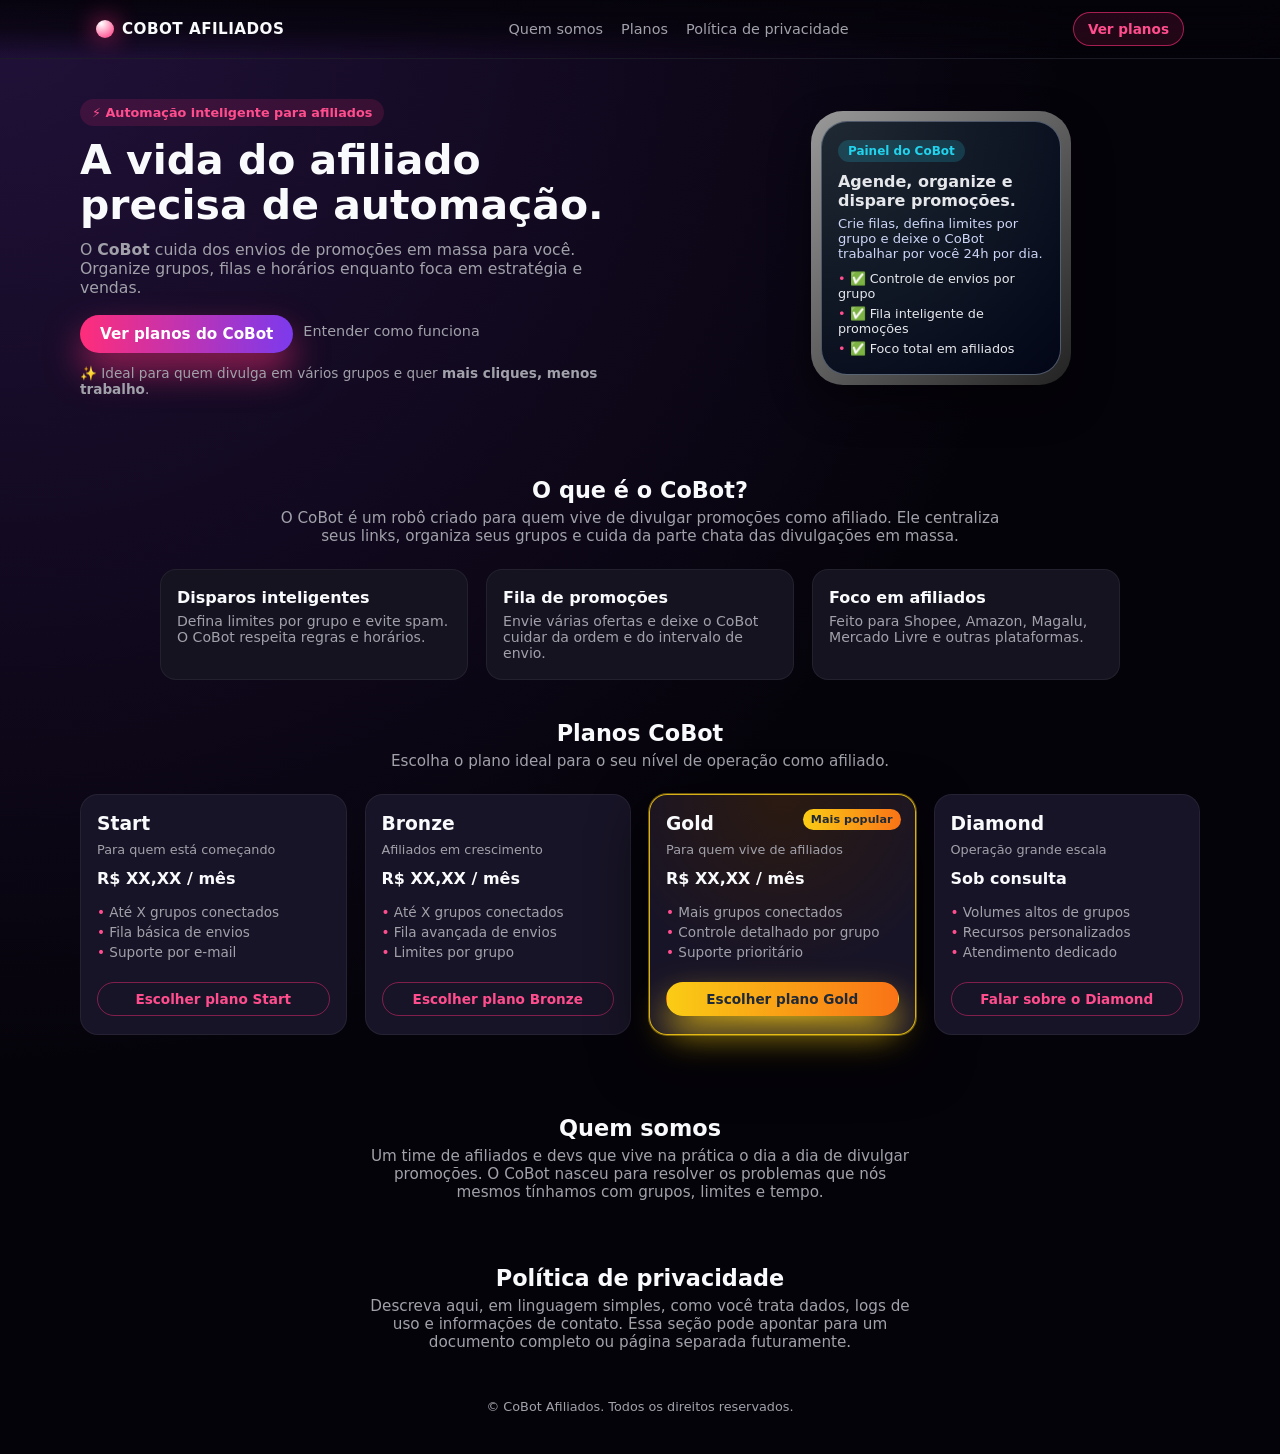
<file: Index.html>
<!DOCTYPE html>
<html lang="pt-BR">
<head>
  <meta charset="UTF-8" />
  <meta name="viewport" content="width=device-width, initial-scale=1.0" />
  <title>CoBot – Ferramenta Premium para Afiliados</title>
  <link rel="stylesheet" href="style.css" />
</head>
<body>
  <header class="topbar">
    <div class="topbar-inner">
      <div class="logo">
        <span class="logo-dot"></span>
        <span class="logo-text">CoBot Afiliados</span>
      </div>

      <nav class="nav-links">
        <a href="#quem-somos">Quem somos</a>
        <a href="#planos">Planos</a>
        <a href="#privacidade">Política de privacidade</a>
      </nav>

      <a href="#planos" class="topbar-cta">Ver planos</a>
    </div>
  </header>

  <main>
    <!-- HERO -->
    <section class="hero">
      <div class="hero-inner">
        <div class="hero-text">
          <p class="hero-tag">⚡ Automação inteligente para afiliados</p>
          <h1>A vida do afiliado precisa de automação.</h1>
          <p class="hero-sub">
            O <strong>CoBot</strong> cuida dos envios de promoções em massa para você.
            Organize grupos, filas e horários enquanto foca em estratégia e vendas.
          </p>

          <div class="hero-actions">
            <a href="#planos" class="primary-btn">Ver planos do CoBot</a>
            <a href="#cobot" class="secondary-link">Entender como funciona</a>
          </div>

          <p class="hero-note">
            ✨ Ideal para quem divulga em vários grupos e quer <strong>mais cliques, menos trabalho</strong>.
          </p>
        </div>

        <div class="hero-media">
          <div class="hero-glow"></div>
          <div class="phone-mock">
            <div class="phone-inner">
              <div class="phone-tag">Painel do CoBot</div>
              <h3>Agende, organize e dispare promoções.</h3>
              <p>
                Crie filas, defina limites por grupo e deixe o CoBot trabalhar por você
                24h por dia.
              </p>
              <ul>
                <li>✅ Controle de envios por grupo</li>
                <li>✅ Fila inteligente de promoções</li>
                <li>✅ Foco total em afiliados</li>
              </ul>
            </div>
          </div>
        </div>
      </div>
    </section>

    <!-- SOBRE O COBOT -->
    <section id="cobot" class="section">
      <div class="section-header">
        <h2>O que é o CoBot?</h2>
        <p>
          O CoBot é um robô criado para quem vive de divulgar promoções como afiliado.
          Ele centraliza seus links, organiza seus grupos e cuida da parte chata das
          divulgações em massa.
        </p>
      </div>

      <div class="features-grid">
        <article class="feature-card">
          <h3>Disparos inteligentes</h3>
          <p>Defina limites por grupo e evite spam. O CoBot respeita regras e horários.</p>
        </article>

        <article class="feature-card">
          <h3>Fila de promoções</h3>
          <p>Envie várias ofertas e deixe o CoBot cuidar da ordem e do intervalo de envio.</p>
        </article>

        <article class="feature-card">
          <h3>Foco em afiliados</h3>
          <p>Feito para Shopee, Amazon, Magalu, Mercado Livre e outras plataformas.</p>
        </article>
      </div>
    </section>

    <!-- PLANOS -->
    <section id="planos" class="section section-plans">
      <div class="section-header">
        <h2>Planos CoBot</h2>
        <p>Escolha o plano ideal para o seu nível de operação como afiliado.</p>
      </div>

      <div class="plans-grid">
        <!-- Start -->
        <article class="plan-card">
          <h3>Start</h3>
          <p class="plan-tag">Para quem está começando</p>
          <p class="plan-price">R$ XX,XX / mês</p>
          <ul class="plan-list">
            <li>Até X grupos conectados</li>
            <li>Fila básica de envios</li>
            <li>Suporte por e-mail</li>
          </ul>
          <a href="#" class="plan-btn">Escolher plano Start</a>
        </article>

        <!-- Bronze -->
        <article class="plan-card">
          <h3>Bronze</h3>
          <p class="plan-tag">Afiliados em crescimento</p>
          <p class="plan-price">R$ XX,XX / mês</p>
          <ul class="plan-list">
            <li>Até X grupos conectados</li>
            <li>Fila avançada de envios</li>
            <li>Limites por grupo</li>
          </ul>
          <a href="#" class="plan-btn">Escolher plano Bronze</a>
        </article>

        <!-- Gold -->
        <article class="plan-card plan-featured">
          <div class="plan-badge">Mais popular</div>
          <h3>Gold</h3>
          <p class="plan-tag">Para quem vive de afiliados</p>
          <p class="plan-price">R$ XX,XX / mês</p>
          <ul class="plan-list">
            <li>Mais grupos conectados</li>
            <li>Controle detalhado por grupo</li>
            <li>Suporte prioritário</li>
          </ul>
          <a href="#" class="plan-btn plan-btn-featured">Escolher plano Gold</a>
        </article>

        <!-- Diamond -->
        <article class="plan-card">
          <h3>Diamond</h3>
          <p class="plan-tag">Operação grande escala</p>
          <p class="plan-price">Sob consulta</p>
          <ul class="plan-list">
            <li>Volumes altos de grupos</li>
            <li>Recursos personalizados</li>
            <li>Atendimento dedicado</li>
          </ul>
          <a href="#" class="plan-btn">Falar sobre o Diamond</a>
        </article>
      </div>
    </section>

    <!-- QUEM SOMOS -->
    <section id="quem-somos" class="section">
      <div class="section-header narrow">
        <h2>Quem somos</h2>
        <p>
          Um time de afiliados e devs que vive na prática o dia a dia de divulgar promoções.
          O CoBot nasceu para resolver os problemas que nós mesmos tínhamos com grupos,
          limites e tempo.
        </p>
      </div>
    </section>

    <!-- PRIVACIDADE -->
    <section id="privacidade" class="section">
      <div class="section-header narrow">
        <h2>Política de privacidade</h2>
        <p>
          Descreva aqui, em linguagem simples, como você trata dados, logs de uso e
          informações de contato. Essa seção pode apontar para um documento completo
          ou página separada futuramente.
        </p>
      </div>
    </section>
  </main>

  <footer class="footer">
    <p>© <!-- ano --> CoBot Afiliados. Todos os direitos reservados.</p>
  </footer>
</body>
</html>
</file>
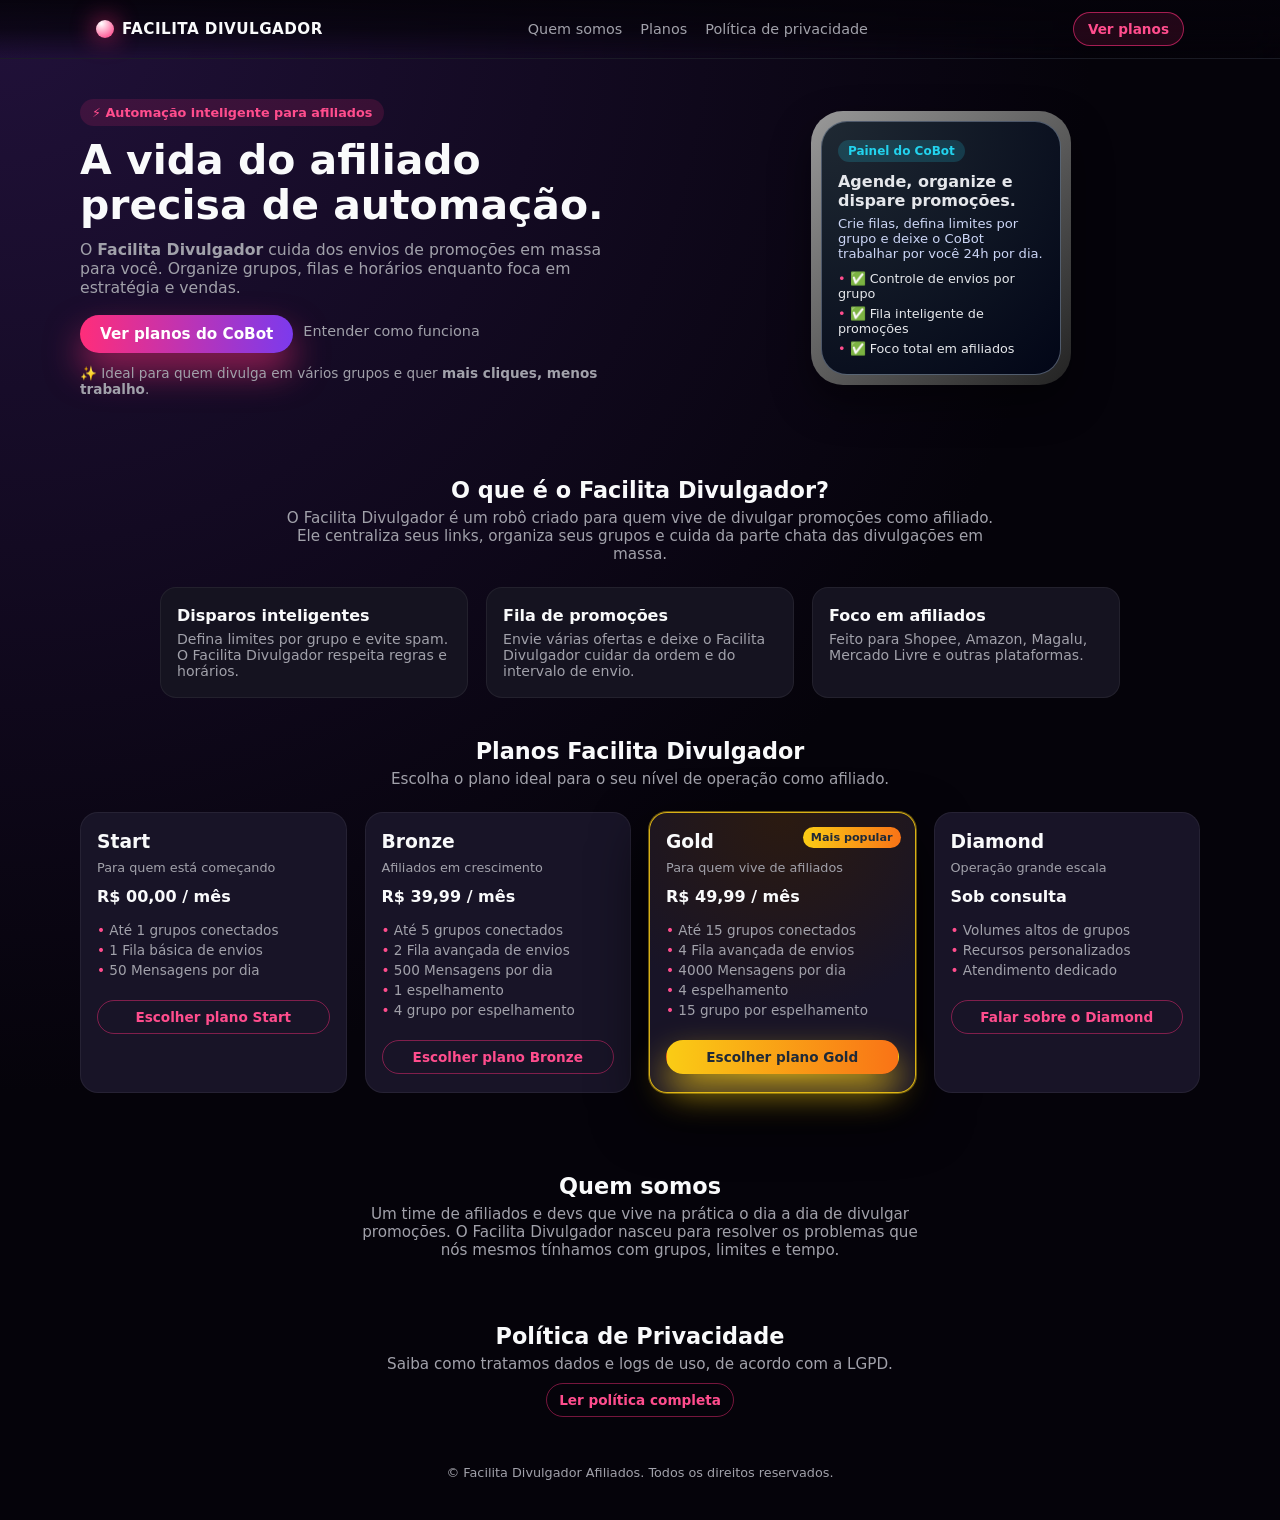
<file: index.html>
<!DOCTYPE html>
<html lang="pt-BR">
<head>
  <meta charset="UTF-8" />
  <meta name="viewport" content="width=device-width, initial-scale=1.0" />
  <title>Facilita Divulgador – Ferramenta Premium para Afiliados</title>
  <link rel="stylesheet" href="style.css" />
  <link rel="icon" href="favicon.png" sizes="512x512" type="image/png">
  <link rel="shortcut icon" href="favicon.png" type="image/png" />
</head>
<body>
  <header class="topbar">
    <div class="topbar-inner">
      <div class="logo">
        <span class="logo-dot"></span>
        <span class="logo-text">Facilita Divulgador</span>
      </div>

      <nav class="nav-links">
        <a href="#quem-somos">Quem somos</a>
        <a href="#planos">Planos</a>
        <a href="privacidade.html">Política de privacidade</a>
      </nav>

      <a href="#planos" class="topbar-cta">Ver planos</a>
    </div>
  </header>

  <main>
    <!-- HERO -->
    <section class="hero">
      <div class="hero-inner">
        <div class="hero-text">
          <p class="hero-tag">⚡ Automação inteligente para afiliados</p>
          <h1>A vida do afiliado precisa de automação.</h1>
          <p class="hero-sub">
            O <strong>Facilita Divulgador</strong> cuida dos envios de promoções em massa para você.
            Organize grupos, filas e horários enquanto foca em estratégia e vendas.
          </p>

          <div class="hero-actions">
            <a href="#planos" class="primary-btn">Ver planos do CoBot</a>
            <a href="#cobot" class="secondary-link">Entender como funciona</a>
          </div>

          <p class="hero-note">
            ✨ Ideal para quem divulga em vários grupos e quer <strong>mais cliques, menos trabalho</strong>.
          </p>
        </div>

        <div class="hero-media">
          <div class="hero-glow"></div>
          <div class="phone-mock">
            <div class="phone-inner">
              <div class="phone-tag">Painel do CoBot</div>
              <h3>Agende, organize e dispare promoções.</h3>
              <p>
                Crie filas, defina limites por grupo e deixe o CoBot trabalhar por você
                24h por dia.
              </p>
              <ul>
                <li>✅ Controle de envios por grupo</li>
                <li>✅ Fila inteligente de promoções</li>
                <li>✅ Foco total em afiliados</li>
              </ul>
            </div>
          </div>
        </div>
      </div>
    </section>

    <!-- SOBRE O COBOT -->
    <section id="cobot" class="section">
      <div class="section-header">
        <h2>O que é o Facilita Divulgador?</h2>
        <p>
          O Facilita Divulgador é um robô criado para quem vive de divulgar promoções como afiliado.
          Ele centraliza seus links, organiza seus grupos e cuida da parte chata das
          divulgações em massa.
        </p>
      </div>

      <div class="features-grid">
        <article class="feature-card">
          <h3>Disparos inteligentes</h3>
          <p>Defina limites por grupo e evite spam. O Facilita Divulgador respeita regras e horários.</p>
        </article>

        <article class="feature-card">
          <h3>Fila de promoções</h3>
          <p>Envie várias ofertas e deixe o Facilita Divulgador cuidar da ordem e do intervalo de envio.</p>
        </article>

        <article class="feature-card">
          <h3>Foco em afiliados</h3>
          <p>Feito para Shopee, Amazon, Magalu, Mercado Livre e outras plataformas.</p>
        </article>
      </div>
    </section>

    <!-- PLANOS -->
    <section id="planos" class="section section-plans">
      <div class="section-header">
        <h2>Planos Facilita Divulgador</h2>
        <p>Escolha o plano ideal para o seu nível de operação como afiliado.</p>
      </div>

      <div class="plans-grid">
        <!-- Start -->
        <article class="plan-card">
          <h3>Start</h3>
          <p class="plan-tag">Para quem está começando</p>
          <p class="plan-price">R$ 00,00 / mês</p>
          <ul class="plan-list">
            <li>Até 1 grupos conectados</li>
            <li>1 Fila básica de envios</li>
            <li>50 Mensagens por dia</li>
          </ul>
          <a href="https://t.me/FacilitaDivulgador_bot" class="plan-btn">Escolher plano Start</a>
        </article>

        <!-- Bronze correção -->
        <article class="plan-card">
          <h3>Bronze</h3>
          <p class="plan-tag">Afiliados em crescimento</p>
          <p class="plan-price">R$ 39,99 / mês</p>
          <ul class="plan-list">
            <li>Até 5 grupos conectados</li>
            <li>2 Fila avançada de envios</li>
            <li>500 Mensagens por dia</li>
            <li>1 espelhamento</li>
            <li>4 grupo por espelhamento</li>
          </ul>
          <a href="https://t.me/FacilitaDivulgador_bot" class="plan-btn">Escolher plano Bronze</a>
        </article>

        <!-- Gold -->
        <article class="plan-card plan-featured">
          <div class="plan-badge">Mais popular</div>
          <h3>Gold</h3>
          <p class="plan-tag">Para quem vive de afiliados</p>
          <p class="plan-price">R$ 49,99 / mês</p>
          <ul class="plan-list">
            <li>Até 15 grupos conectados</li>
            <li>4 Fila avançada de envios</li>
            <li>4000 Mensagens por dia</li>
            <li>4 espelhamento</li>
            <li>15 grupo por espelhamento</li>
          </ul>
          <a href="https://t.me/FacilitaDivulgador_bot" class="plan-btn plan-btn-featured">Escolher plano Gold</a>
        </article>

        <!-- Diamond -->
        <article class="plan-card">
          <h3>Diamond</h3>
          <p class="plan-tag">Operação grande escala</p>
          <p class="plan-price">Sob consulta</p>
          <ul class="plan-list">
            <li>Volumes altos de grupos</li>
            <li>Recursos personalizados</li>
            <li>Atendimento dedicado</li>
          </ul>
          <a href="https://t.me/FacilitaDivulgador_bot" class="plan-btn">Falar sobre o Diamond</a>
        </article>
      </div>
    </section>

    <!-- QUEM SOMOS -->
    <section id="quem-somos" class="section">
      <div class="section-header narrow">
        <h2>Quem somos</h2>
        <p>
          Um time de afiliados e devs que vive na prática o dia a dia de divulgar promoções.
          O Facilita Divulgador nasceu para resolver os problemas que nós mesmos tínhamos com grupos,
          limites e tempo.
        </p>
      </div>
    </section>

    <!-- PRIVACIDADE -->
    <section id="privacidade" class="section">
      <div class="section-header narrow">
        <h2>Política de Privacidade</h2>
        <p>
          Saiba como tratamos dados e logs de uso, de acordo com a LGPD.
        </p>
        <a href="privacidade.html" class="plan-btn" style="display:inline-block; margin-top:10px;">
          Ler política completa
        </a>
      </div>
    </section>

  </main>

  <footer class="footer">
    <p>© <!-- ano --> Facilita Divulgador Afiliados. Todos os direitos reservados.</p>
  </footer>
</body>
</html>
</file>
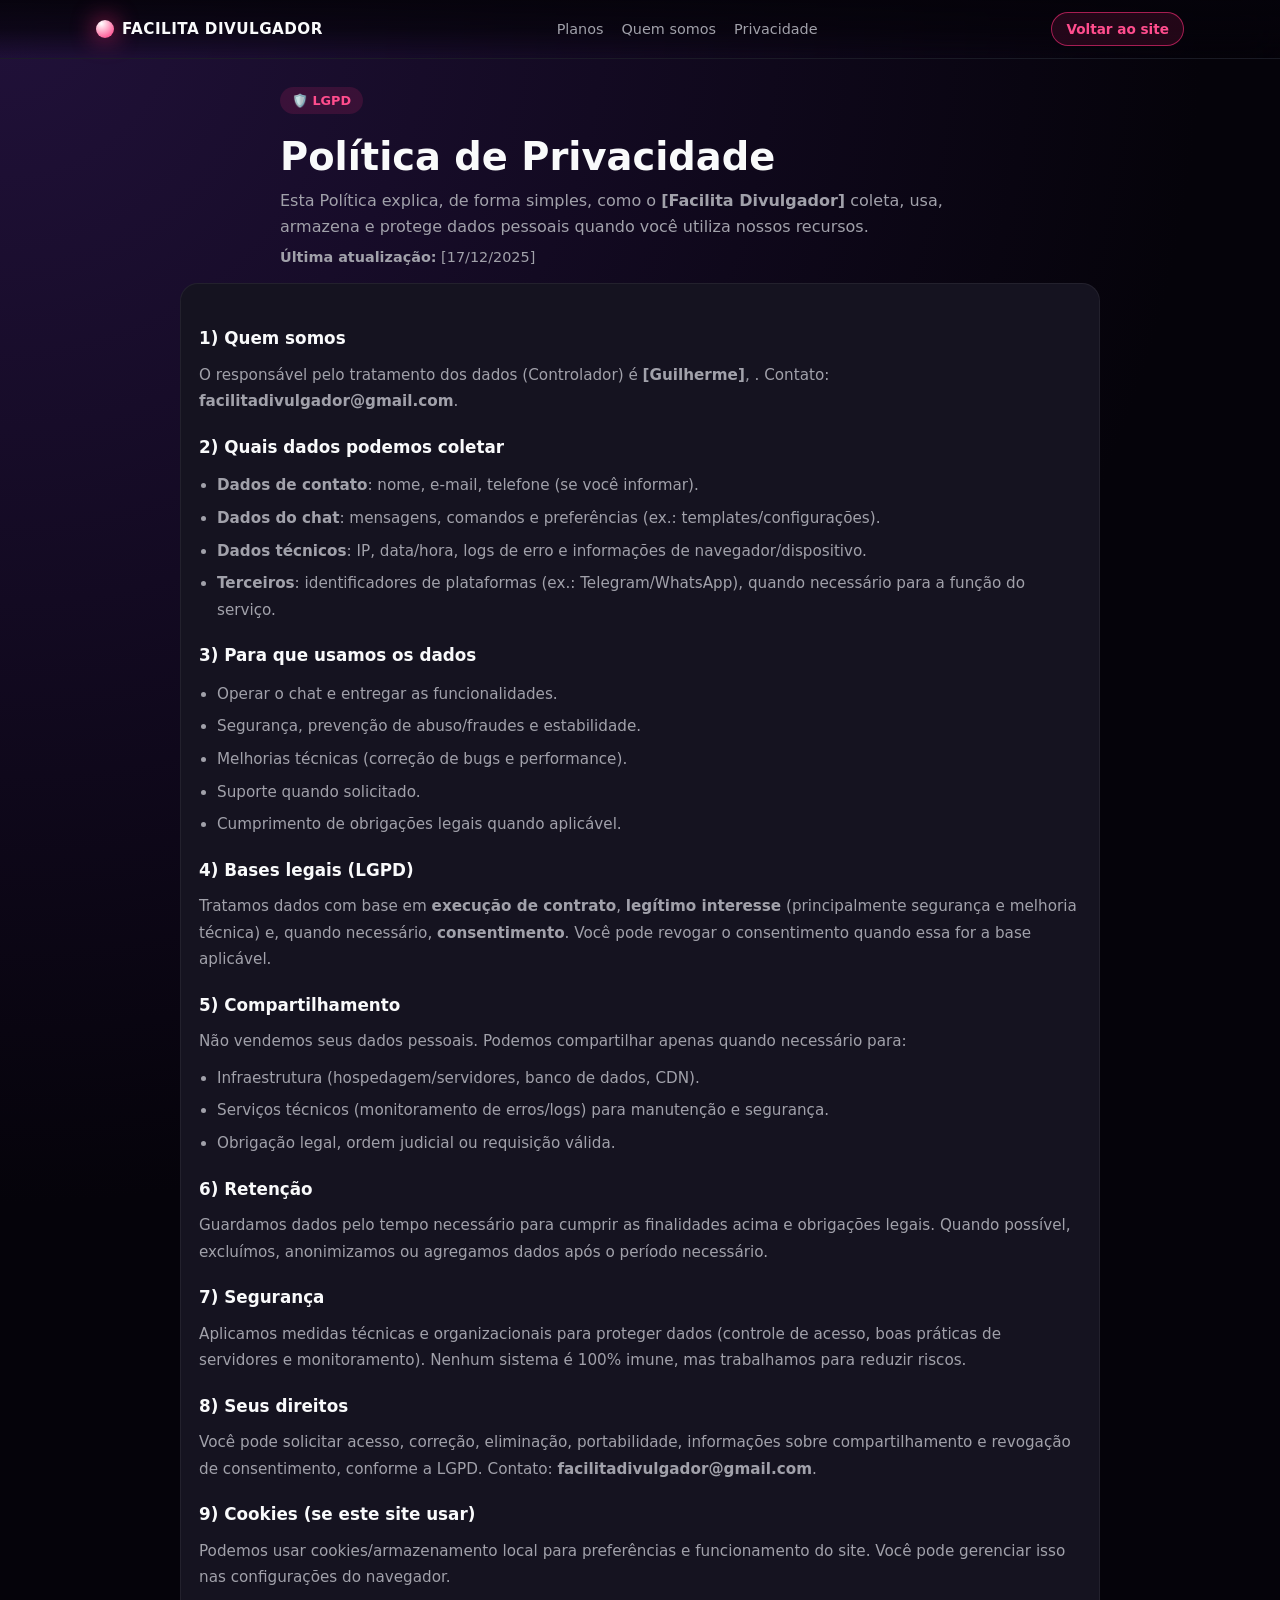
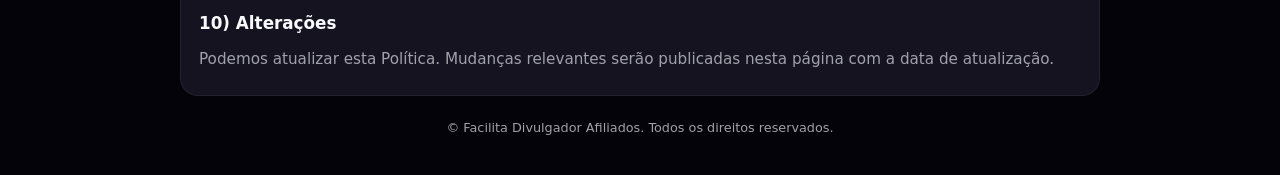
<file: privacidade.html>
<!DOCTYPE html>
<html lang="pt-BR">
<head>
  <meta charset="UTF-8" />
  <meta name="viewport" content="width=device-width, initial-scale=1.0" />
  <title>Política de Privacidade – Facilita Divulgador</title>
  <link rel="stylesheet" href="style.css" />
  <link rel="icon" href="favicon.png" sizes="512x512" type="image/png">
  <link rel="shortcut icon" href="favicon.png" type="image/png" />
</head>
<body class="legal-page">

  <header class="topbar">
    <div class="topbar-inner">
      <a class="logo" href="index.html" style="text-decoration:none; color:inherit;">
        <span class="logo-dot"></span>
        <span class="logo-text">Facilita Divulgador</span>
      </a>

      <nav class="nav-links" style="display:flex;">
        <a href="index.html#planos">Planos</a>
        <a href="index.html#quem-somos">Quem somos</a>
        <a href="privacidade.html" aria-current="page">Privacidade</a>
      </nav>

      <a href="index.html" class="topbar-cta">Voltar ao site</a>
    </div>
  </header>

  <main>
    <section class="section legal">
      <div class="legal-wrap">
        <div class="legal-head">
          <p class="hero-tag">🛡️ LGPD</p>
          <h1>Política de Privacidade</h1>
          <p class="legal-sub">
            Esta Política explica, de forma simples, como o <strong>[Facilita Divulgador]</strong>
            coleta, usa, armazena e protege dados pessoais quando você utiliza nossos recursos.
          </p>
          <p class="legal-meta">
            <strong>Última atualização:</strong> [17/12/2025]
          </p>
        </div>

        <article class="legal-card">
          <h2>1) Quem somos</h2>
          <p>
            O responsável pelo tratamento dos dados (Controlador) é <strong>[Guilherme]</strong>,
            <strong></strong>. Contato: <strong>facilitadivulgador@gmail.com</strong>.
          </p>

          <h2>2) Quais dados podemos coletar</h2>
          <ul>
            <li><strong>Dados de contato</strong>: nome, e-mail, telefone (se você informar).</li>
            <li><strong>Dados do chat</strong>: mensagens, comandos e preferências (ex.: templates/configurações).</li>
            <li><strong>Dados técnicos</strong>: IP, data/hora, logs de erro e informações de navegador/dispositivo.</li>
            <li><strong>Terceiros</strong>: identificadores de plataformas (ex.: Telegram/WhatsApp), quando necessário para a função do serviço.</li>
          </ul>

          <h2>3) Para que usamos os dados</h2>
          <ul>
            <li>Operar o chat e entregar as funcionalidades.</li>
            <li>Segurança, prevenção de abuso/fraudes e estabilidade.</li>
            <li>Melhorias técnicas (correção de bugs e performance).</li>
            <li>Suporte quando solicitado.</li>
            <li>Cumprimento de obrigações legais quando aplicável.</li>
          </ul>

          <h2>4) Bases legais (LGPD)</h2>
          <p>
            Tratamos dados com base em <strong>execução de contrato</strong>, <strong>legítimo interesse</strong>
            (principalmente segurança e melhoria técnica) e, quando necessário, <strong>consentimento</strong>.
            Você pode revogar o consentimento quando essa for a base aplicável.
          </p>

          <h2>5) Compartilhamento</h2>
          <p>Não vendemos seus dados pessoais. Podemos compartilhar apenas quando necessário para:</p>
          <ul>
            <li>Infraestrutura (hospedagem/servidores, banco de dados, CDN).</li>
            <li>Serviços técnicos (monitoramento de erros/logs) para manutenção e segurança.</li>
            <li>Obrigação legal, ordem judicial ou requisição válida.</li>
          </ul>

          <h2>6) Retenção</h2>
          <p>
            Guardamos dados pelo tempo necessário para cumprir as finalidades acima e obrigações legais.
            Quando possível, excluímos, anonimizamos ou agregamos dados após o período necessário.
          </p>

          <h2>7) Segurança</h2>
          <p>
            Aplicamos medidas técnicas e organizacionais para proteger dados (controle de acesso, boas práticas de servidores e monitoramento).
            Nenhum sistema é 100% imune, mas trabalhamos para reduzir riscos.
          </p>

          <h2>8) Seus direitos</h2>
          <p>
            Você pode solicitar acesso, correção, eliminação, portabilidade, informações sobre compartilhamento e revogação de consentimento,
            conforme a LGPD. Contato: <strong>facilitadivulgador@gmail.com</strong>.
          </p>

          <h2>9) Cookies (se este site usar)</h2>
          <p>
            Podemos usar cookies/armazenamento local para preferências e funcionamento do site.
            Você pode gerenciar isso nas configurações do navegador.
          </p>

          <h2>10) Alterações</h2>
          <p>
            Podemos atualizar esta Política. Mudanças relevantes serão publicadas nesta página com a data de atualização.
          </p>
        </article>
      </div>
    </section>
  </main>

  <footer class="footer">
    <p>© Facilita Divulgador Afiliados. Todos os direitos reservados.</p>
  </footer>
</body>
</html>
</file>
<file: style.css>
:root {
  /* CORES PRINCIPAIS */
  --bg-main: #0b0711;
  --bg-secondary: #151320;
  --card-bg: #181427;
  --border-soft: rgba(255, 255, 255, 0.06);

  --text-primary: #f9fafb;
  --text-secondary: #a1a1aa;

  --accent-pink: #ff2d7a;
  --accent-pink-soft: #ff4d8d;
  --accent-purple: #7c3aed;
  --accent-blue: #22d3ee;

  --radius-lg: 20px;
  --shadow-soft: 0 18px 40px rgba(0, 0, 0, 0.45);
}

/* RESET SIMPLES */
* {
  margin: 0;
  padding: 0;
  box-sizing: border-box;
  font-family: system-ui, -apple-system, BlinkMacSystemFont, "Segoe UI",
    sans-serif;
}

body {
  min-height: 100vh;
  background: radial-gradient(circle at top left, #21113a, #05030a 55%);
  color: var(--text-primary);
}

/* TOPO */

.topbar {
  position: sticky;
  top: 0;
  z-index: 20;
  backdrop-filter: blur(18px);
  background: linear-gradient(
      to bottom,
      rgba(5, 3, 10, 0.9),
      rgba(5, 3, 10, 0.7),
      transparent
  );
  border-bottom: 1px solid rgba(148, 163, 184, 0.15);
}

.topbar-inner {
  max-width: 1120px;
  margin: 0 auto;
  padding: 12px 16px;
  display: flex;
  align-items: center;
  justify-content: space-between;
  gap: 14px;
}

.logo {
  display: flex;
  align-items: center;
  gap: 8px;
}

.logo-dot {
  width: 18px;
  height: 18px;
  border-radius: 999px;
  background: radial-gradient(circle at 30% 20%, #ffffff, var(--accent-pink));
  box-shadow: 0 0 24px rgba(255, 45, 122, 0.9);
}

.logo-text {
  font-weight: 700;
  letter-spacing: 0.03em;
  font-size: 0.95rem;
  text-transform: uppercase;
}

.nav-links {
  display: none;
  gap: 18px;
  font-size: 0.9rem;
}

.nav-links a {
  text-decoration: none;
  color: var(--text-secondary);
  transition: color 0.15s ease;
}

.nav-links a:hover {
  color: #ffffff;
}

.topbar-cta {
  text-decoration: none;
  padding: 8px 14px;
  border-radius: 999px;
  background: rgba(255, 45, 122, 0.12);
  color: var(--accent-pink-soft);
  font-size: 0.85rem;
  font-weight: 600;
  border: 1px solid rgba(255, 45, 122, 0.6);
  transition: background 0.15s ease, transform 0.15s ease,
    box-shadow 0.15s ease;
}

.topbar-cta:hover {
  background: rgba(255, 45, 122, 0.2);
  transform: translateY(-1px);
  box-shadow: 0 10px 24px rgba(255, 45, 122, 0.5);
}

@media (min-width: 768px) {
  .nav-links {
    display: flex;
  }
}

/* HERO */

.hero {
  padding: 40px 16px 40px;
}

.hero-inner {
  max-width: 1120px;
  margin: 0 auto;
  display: grid;
  gap: 32px;
}

@media (min-width: 900px) {
  .hero-inner {
    grid-template-columns: minmax(0, 1.1fr) minmax(0, 1fr);
    align-items: center;
  }
}

.hero-text {
  max-width: 560px;
}

.hero-tag {
  display: inline-flex;
  padding: 6px 12px;
  border-radius: 999px;
  background: rgba(255, 45, 122, 0.14);
  color: var(--accent-pink-soft);
  font-size: 0.8rem;
  font-weight: 600;
  margin-bottom: 12px;
}

.hero h1 {
  font-size: clamp(2rem, 3.2vw, 2.8rem);
  line-height: 1.1;
  margin-bottom: 12px;
}

.hero-sub {
  font-size: 0.98rem;
  color: var(--text-secondary);
  margin-bottom: 18px;
}

.hero-actions {
  display: flex;
  flex-wrap: wrap;
  gap: 10px;
  margin-bottom: 12px;
}

.primary-btn {
  text-decoration: none;
  padding: 10px 20px;
  border-radius: 999px;
  background: linear-gradient(90deg, var(--accent-pink), var(--accent-purple));
  color: #ffffff;
  font-size: 0.95rem;
  font-weight: 600;
  box-shadow: 0 18px 35px rgba(255, 45, 122, 0.55);
  transition: transform 0.15s ease, box-shadow 0.15s ease, opacity 0.15s ease;
}

.primary-btn:hover {
  transform: translateY(-1px);
  opacity: 0.96;
  box-shadow: 0 22px 45px rgba(255, 45, 122, 0.7);
}

.secondary-link {
  text-decoration: none;
  font-size: 0.9rem;
  color: var(--text-secondary);
  padding: 8px 0;
}

.secondary-link:hover {
  color: #ffffff;
}

.hero-note {
  font-size: 0.85rem;
  color: var(--text-secondary);
}

/* HERO MEDIA / PHONE MOCK */

.hero-media {
  position: relative;
  display: flex;
  justify-content: center;
}

.hero-glow {
  position: absolute;
  inset: 0;
  margin: auto;
  width: 260px;
  height: 260px;
  background: radial-gradient(circle, #ff4d8d, #7c3aed 40%, transparent 70%);
  filter: blur(2px);
  opacity: 0.9;
  z-index: 0;
}

.phone-mock {
  position: relative;
  width: 260px;
  border-radius: 32px;
  padding: 10px;
  background: linear-gradient(135deg, #999, #222);
  box-shadow: var(--shadow-soft);
  z-index: 1;
}

.phone-inner {
  border-radius: 26px;
  padding: 18px 16px;
  background: radial-gradient(circle at top left, #1f2933, #020617);
  border: 1px solid rgba(148, 163, 184, 0.5);
  color: #e5e7eb;
  font-size: 0.88rem;
}

.phone-tag {
  display: inline-flex;
  padding: 4px 10px;
  border-radius: 999px;
  background: rgba(34, 211, 238, 0.18);
  color: var(--accent-blue);
  font-size: 0.75rem;
  font-weight: 600;
  margin-bottom: 10px;
}

.phone-inner h3 {
  font-size: 1rem;
  margin-bottom: 6px;
}

.phone-inner p {
  font-size: 0.82rem;
  color: #cbd5f5;
  margin-bottom: 10px;
}

.phone-inner ul {
  list-style: none;
  display: flex;
  flex-direction: column;
  gap: 5px;
  font-size: 0.8rem;
}

.phone-inner li::before {
  content: "• ";
  color: var(--accent-pink-soft);
}

/* SEÇÕES GERAIS */

.section {
  padding: 40px 16px 0;
}

.section-header {
  max-width: 720px;
  margin: 0 auto 24px;
  text-align: center;
}

.section-header h2 {
  font-size: 1.4rem;
  margin-bottom: 6px;
}

.section-header p {
  font-size: 0.95rem;
  color: var(--text-secondary);
}

.section-header.narrow {
  max-width: 560px;
}

/* FEATURES */

.features-grid {
  max-width: 960px;
  margin: 0 auto;
  display: grid;
  gap: 18px;
}

@media (min-width: 768px) {
  .features-grid {
    grid-template-columns: repeat(3, minmax(0, 1fr));
  }
}

.feature-card {
  background: var(--bg-secondary);
  border-radius: 16px;
  padding: 18px 16px;
  border: 1px solid var(--border-soft);
}

.feature-card h3 {
  font-size: 1rem;
  margin-bottom: 6px;
}

.feature-card p {
  font-size: 0.88rem;
  color: var(--text-secondary);
}

/* PLANOS */

.section-plans {
  padding-bottom: 40px;
}

.plans-grid {
  max-width: 1120px;
  margin: 0 auto;
  display: grid;
  gap: 18px;
}

@media (min-width: 900px) {
  .plans-grid {
    grid-template-columns: repeat(4, minmax(0, 1fr));
  }
}

.plan-card {
  background: var(--card-bg);
  border-radius: 18px;
  padding: 18px 16px;
  border: 1px solid var(--border-soft);
  display: flex;
  flex-direction: column;
  gap: 8px;
  position: relative;
}

.plan-tag {
  font-size: 0.8rem;
  color: var(--text-secondary);
}

.plan-price {
  font-size: 1rem;
  font-weight: 600;
  margin-top: 4px;
}

.plan-list {
  list-style: none;
  margin-top: 8px;
  margin-bottom: 14px;
  font-size: 0.85rem;
  color: var(--text-secondary);
  display: flex;
  flex-direction: column;
  gap: 4px;
}

.plan-list li::before {
  content: "• ";
  color: var(--accent-pink-soft);
}

.plan-btn {
  text-decoration: none;
  padding: 8px 12px;
  border-radius: 999px;
  border: 1px solid rgba(255, 45, 122, 0.45);
  color: var(--accent-pink-soft);
  font-size: 0.85rem;
  font-weight: 600;
  text-align: center;
  transition: background 0.15s ease, transform 0.15s ease,
    box-shadow 0.15s ease;
}

.plan-btn:hover {
  background: rgba(255, 45, 122, 0.12);
  transform: translateY(-1px);
  box-shadow: 0 10px 24px rgba(255, 45, 122, 0.4);
}

/* Destaque GOLD */

.plan-featured {
  position: relative;
  border-radius: 18px;
  border: 1px solid rgba(250, 204, 21, 0.85);
  background: radial-gradient(circle at top, #2b1a10, #181427 65%);
  box-shadow:
    0 0 0 1px rgba(250, 204, 21, 0.4),
    0 22px 55px rgba(0, 0, 0, 0.85);
}

/* glow dourado embaixo do card */
.plan-featured::after {
  content: "";
  position: absolute;
  left: 50%;
  bottom: 12px;
  transform: translateX(-50%);
  width: 70%;
  height: 26px;
  border-radius: 999px;
  background: radial-gradient(
    ellipse at center,
    rgba(250, 204, 21, 0.55),
    rgba(250, 204, 21, 0)
  );
  filter: blur(4px);
  pointer-events: none;
  z-index: 0;
}

.plan-badge {
  position: absolute;
  top: 14px;
  right: 14px;
  font-size: 0.7rem;
  padding: 4px 8px;
  border-radius: 999px;
  background: linear-gradient(90deg, #facc15, #f97316);
  color: #1f2937;
  font-weight: 700;
}

.plan-btn-featured {
  position: relative;
  z-index: 1;
  background: linear-gradient(90deg, #facc15, #f97316);
  border-color: transparent;
  color: #1f2937;
  box-shadow: 0 18px 35px rgba(250, 204, 21, 0.7);
}

.plan-btn-featured:hover {
  box-shadow: 0 22px 45px rgba(250, 204, 21, 0.9);
  transform: translateY(-1px);
    color: #facc15;
}

/* FOOTER */

.footer {
  padding: 24px 16px 40px;
  text-align: center;
  font-size: 0.8rem;
  color: var(--text-secondary);
}


/* PÁGINAS LEGAIS (privacidade/termos) */
.legal-page .section {
  padding-top: 28px;
}

.legal-wrap {
  max-width: 920px;
  margin: 0 auto;
}

.legal-head {
  text-align: left;
  max-width: 720px;
  margin: 0 auto 18px;
}

.legal-head h1 {
  font-size: clamp(1.8rem, 3vw, 2.4rem);
  line-height: 1.1;
  margin: 10px 0 10px;
}

.legal-sub {
  color: var(--text-secondary);
  line-height: 1.6;
  margin-bottom: 10px;
}

.legal-meta {
  color: var(--text-secondary);
  font-size: 0.9rem;
}

.legal-card {
  background: var(--bg-secondary);
  border: 1px solid var(--border-soft);
  border-radius: 18px;
  padding: 22px 18px;
  line-height: 1.75;
}

.legal-card h2 {
  font-size: 1.05rem;
  margin: 18px 0 8px;
}

.legal-card p,
.legal-card li {
  color: var(--text-secondary);
  font-size: 0.95rem;
}

.legal-card ul {
  padding-left: 18px;
  margin: 10px 0 0;
  display: grid;
  gap: 6px;
}
</file>
